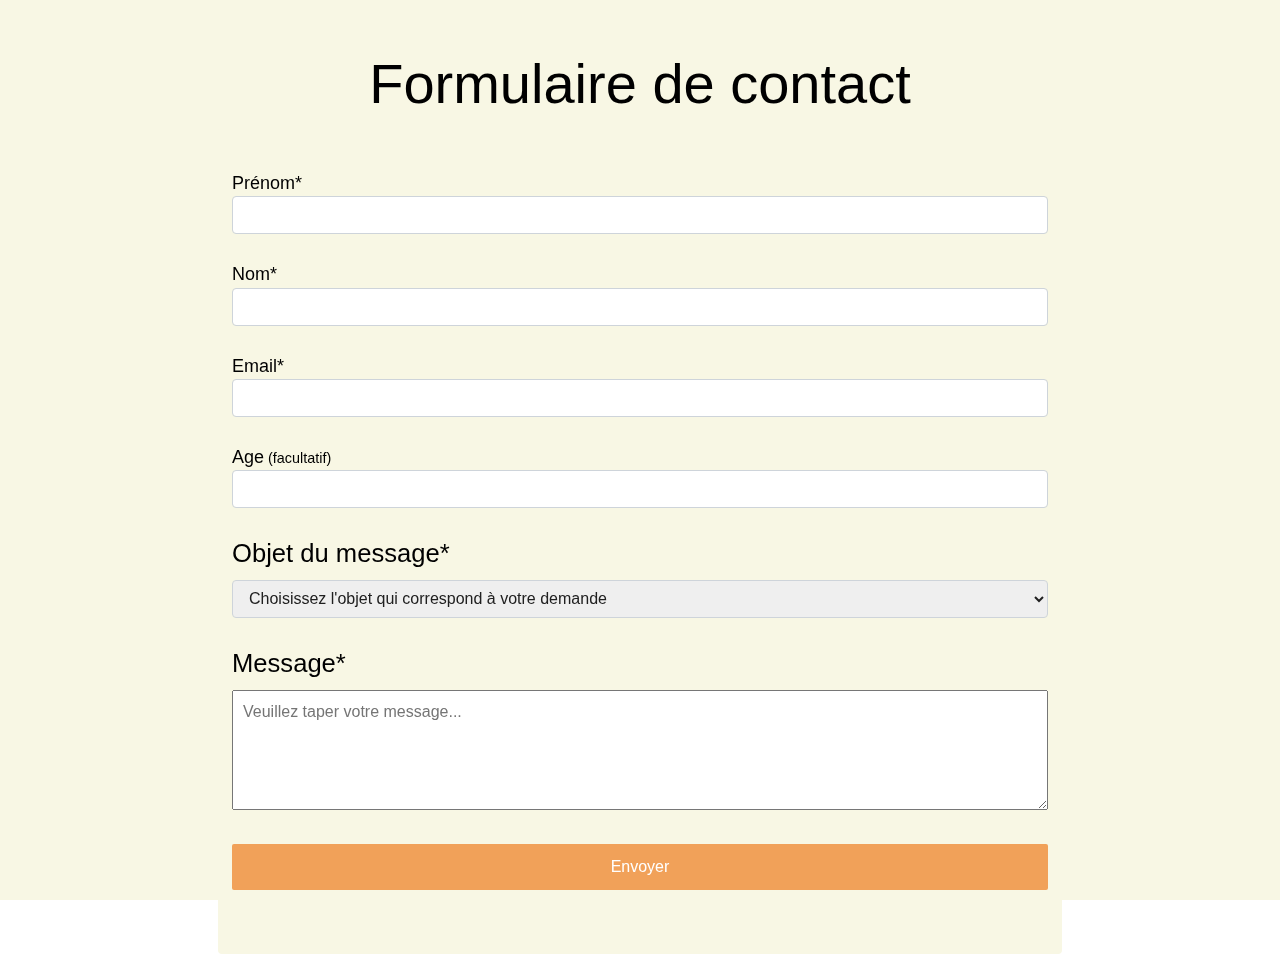
<file: contact.html>
<!DOCTYPE html>
<html lang="en">
<head>
    <meta charset="UTF-8">
    <meta name="viewport" content="width=device-width, initial-scale=1.0">
    <title>Formulaire de contact</title>
    <link rel="stylesheet" href="public/css/formulaire.css">
</head>

<body>
    <h1>Formulaire de contact</h1>
    
    <form id="survey-form">
       
        <div class="form-group">
            <label id="firstname-label" for="firstname">Prénom*</label>
            <input
              type="text"
              name="prenom"
              id="prenom"
              class="form-control"
              required
            />
          </div>
        
        <div class="form-group">
          <label id="name-label" for="nom">Nom*</label>
          <input
            type="text"
            name="nom"
            id="nom"
            class="form-control"
            required
          />
        </div>

        <div class="form-group">
          <label id="email-label" for="email">Email*</label>
          <input
            type="email"
            name="email"
            id="email"
            class="form-control"
            required
          />
        </div>


        <div class="form-group">
          <label id="number-label" for="number"
            >Age<span class="clue">(facultatif)</span></label>
          <input
            type="number"
            name="age"
            id="number"
            min="12"
            max="99"
            class="form-control"
          />
        </div>
    
        <div class="form-group">
            <p>Objet du message*</p>
            <select id="dropdown" name="role" class="form-control" required>
              <option disabled selected value>Choisissez l'objet qui correspond à votre demande</option>
              <option value="student">Remarque(s)</option>
              <option value="job">Problèmes de livraison</option>
              <option value="learner">SAV</option>
              <option value="other">Autre</option>
            </select>
          </div>

    
        <div class="form-group">
          <p>Message*</p>
          <textarea
            id="comments"
            class="input-textarea"
            name="comment"
            placeholder="Veuillez taper votre message..."
          ></textarea>
        </div>
    
        <div class="form-group">
          <button type="submit" id="submit" class="submit-button">
            Envoyer
          </button>
        </div>

      </form>

    </main>

</body>
</html>
</file>
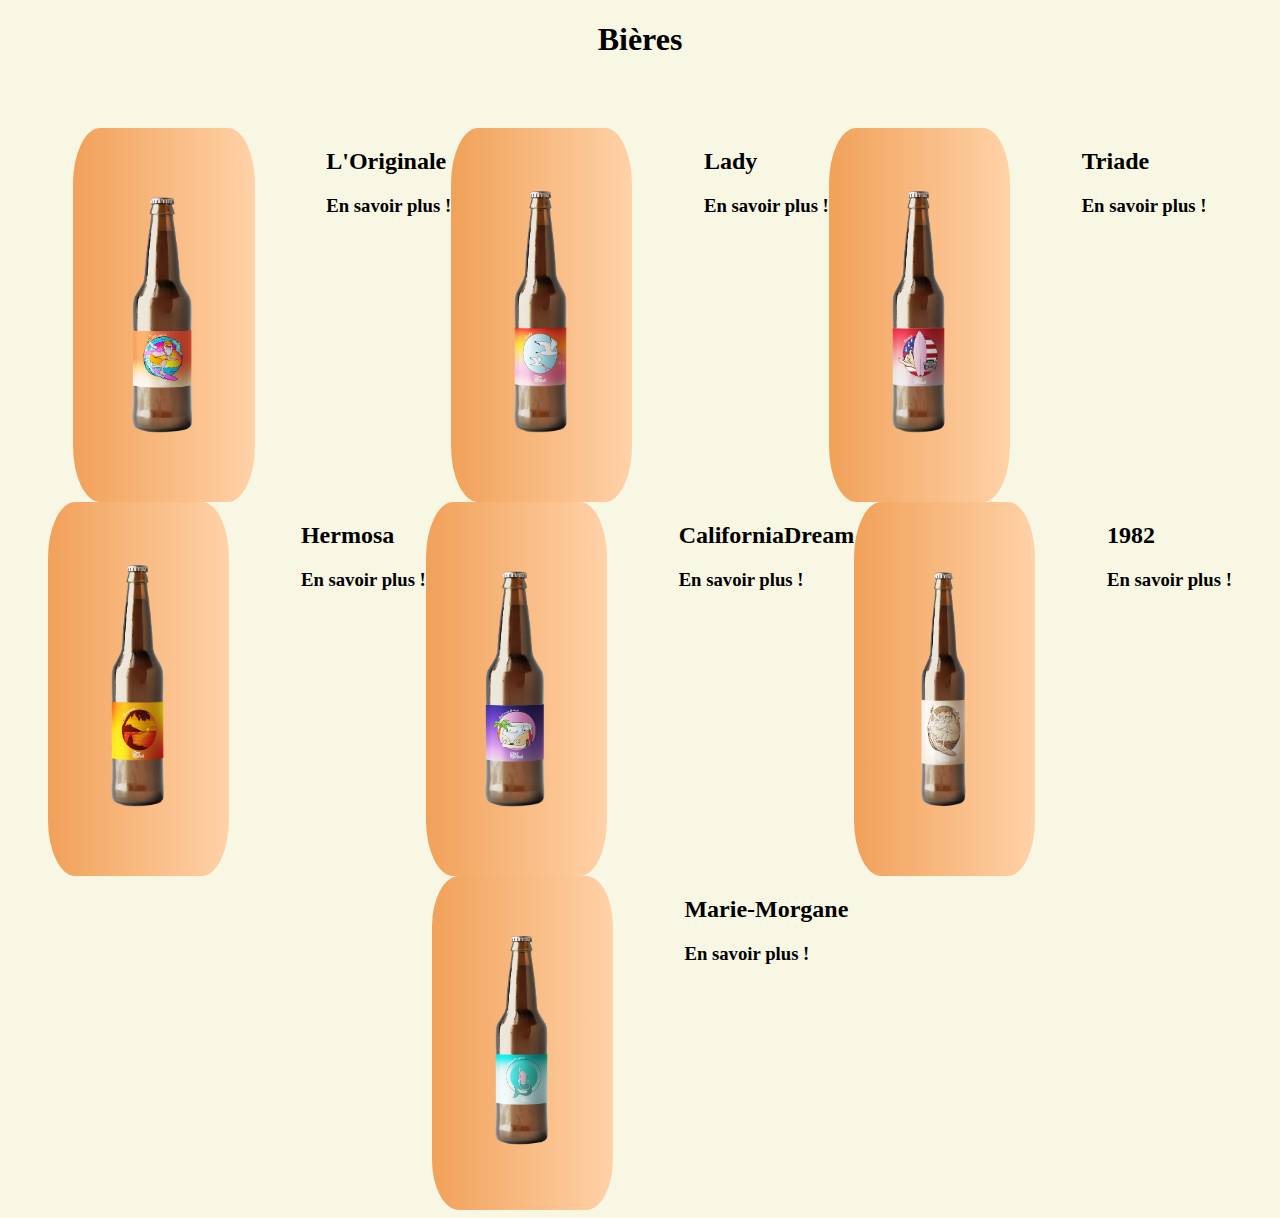
<file: trombibiere.html>
<!DOCTYPE html>
<html lang="fr">
<head>
    <meta charset="UTF-8">
    <meta name="viewport" content="width=device-width, initial-scale=1.0">
    <title>Bières</title>
    <link rel="stylesheet" href="public/css/trombibiere.css">
</head>
<body>
    <h1>Bières</h1>
    <div class="container">

    <div class="image">
        <img src="public/images/Originale.png"/>
    </div>
    <div class="Texte">
        <h2>L'Originale</h2>
        <h3>En savoir plus !</h3>
    </div>

    <div class="image">
        <img src="public/images/Lady.png"/>
    </div>
    <div class="Texte">
        <h2>Lady</h2>
        <h3>En savoir plus !</h3>
    </div>

    <div class="image">
        <img src="public/images/Triade.png"/>
    </div>
    <div class="Texte">
        <h2>Triade</h2>
        <h3>En savoir plus !</h3>
    </div>

    <div class="image">
        <img src="public/images/Hermosa.png"/>
    </div>
    <div class="Texte">
        <h2>Hermosa</h2>
        <h3>En savoir plus !</h3>
    </div>

    <div class="image">
        <img src="public/images/CaliforniaDream.png"/>
    </div>
    <div class="Texte">
        <h2>CaliforniaDream</h2>
        <h3>En savoir plus !</h3>
    </div>

    <div class="image">
        <img src="public/images/1982.png"/>
    </div>
    <div class="Texte">
        <h2>1982</h2>
        <h3>En savoir plus !</h3>
    </div>

    <div class="image">
        <img src="public/images/MarieMorgane.png"/>
    </div>
    <div class="Texte">
        <h2>Marie-Morgane</h2>
        <h3>En savoir plus !</h3>
    </div>
</div>

</body>
</html>
</file>
<file: public/css/formulaire.css>
:root {
    --color-white: #ffffff;
    --color-beige02: #F8F7E4;
    --color-beige: #F8F7E4;
    --color-orange: #F1A159;
  }
  
  *,*::before,*::after {
    box-sizing: border-box;
  }
  
  body {
    font-family: 'Impact', sans-serif;
    font-size: 1rem;
    font-weight: 400;
    line-height: 1.4;
    color: var(--color-white);
    max-width: 844px;
    margin-left: 395px;
    margin: 3.125rem auto 0 auto;
  }
  #titre {
    font-family: Impact, Haettenschweiler, 'Arial Narrow Bold', sans-serif;
  }
  
  #description {
    font-family: Impact, Haettenschweiler, 'Arial Narrow Bold', sans-serif;
  }
  
  body::before {
    content: '';
    position: fixed;
    top: 0;
    left: 0;
    height: 100%;
    width: 100%;
    z-index: -1;
    background: var(--color-beige02);
  }
  
  h1 {
    font-weight: 400;
    line-height: 1.2;
    font-size: 3.5em;
    text-align: center;
    margin-top: 2px;
    margin-bottom: 10px;
    color : black
  }
  
  figure {
      text-align: center;
    
  }
  
  header div {
    z-index: 1;
    position: absolute;
    text-align: center;
    font-family: Georgia;
    margin: 0 auto;
    left: 0;
    right: 0;
    top: 10%;
    color: rgb(255, 255, 255);
    width: 90%;
  }
  
  p {
    margin-top: 0;
    margin-bottom: 0.5rem;
    font-size: 1.6rem;
    color: black;
  }
  
  label {
   
    align-items: center;
    font-size: 1.125rem;
    margin-bottom: 0.5rem;
    color : black
  }
  
  input,button,select,textarea {
    margin: 0;
    font-family: inherit;
    font-size: inherit;
    line-height: inherit;
  }
  
  button {
    border: none;
  }
  
  button:hover {
    background-color: #92CFEC;
    transition: 0.75s;
  }
  
  .container {
    width: 75%;
  }
  
  
  .header {
    padding: 0 0.625rem;
    margin-bottom: 1.875rem;
  }
  
  .description {
    font-style: italic;
    font-weight: 200;
    text-shadow: 1px 1px 1px rgba(0, 0, 0, 0.4);
  }
  
  .clue {
    margin-left: 0.25rem;
    font-size: 0.9rem;
    color: #000000;
  }
  
  .text-center {
    text-align: center;
  }
  
  /* form */
  
  form, section {
    background: var(--color-beige);
    padding: 2.5rem 0.625rem;
    border-radius: 0.25rem;
  }
  
  
  .form-group {
    margin: 0 auto 1.25rem auto;
    padding: 0.25rem;
  }
  
  .form-control {
    display: block;
    width: 100%;
    height: 2.375rem;
    padding: 0.375rem 0.75rem;
    color: #202020;
    background-clip: padding-box;
    border: 1px solid #ced4da;
    border-radius: 0.25rem;
  
  }
  
  .input-radio,.input-checkbox {
    display: inline-block;
    margin-right: 0.625rem;
    min-height: 1.25rem;
    min-width: 1.25rem;
  }
  
  .input-textarea {
    min-height: 120px;
    width: 100%;
    padding: 0.625rem;
    resize: vertical;
  }
  
  .submit-button {
    display: block;
    width: 100%;
    padding: 0.75rem;
    background: var(--color-orange);
    color: inherit;
    border-radius: 2px;
    cursor: pointer;
  }
  
  section {
     width: 80%; 
    height: max-content; 
    margin: auto;
    text-align: center;
  }
</file>
<file: public/css/trombibiere.css>
*{
    background-color: #F8F7E4;
}



h1 {

    justify-content: center;
    display: flex;

}

.image img{
    width: 40%;
    background: linear-gradient(to right, #F1A159, #FFD2A8);
    border-radius: 15%;
    padding: 40px;
    
}

.image {
    width: 20%;
    display: flex;
    
}

.container {
    display: flex;
    flex-direction: row;
    flex-wrap: wrap;
    justify-content: center;
    margin-top:70px;
}

h3 {
    display: flex;
}
</file>
